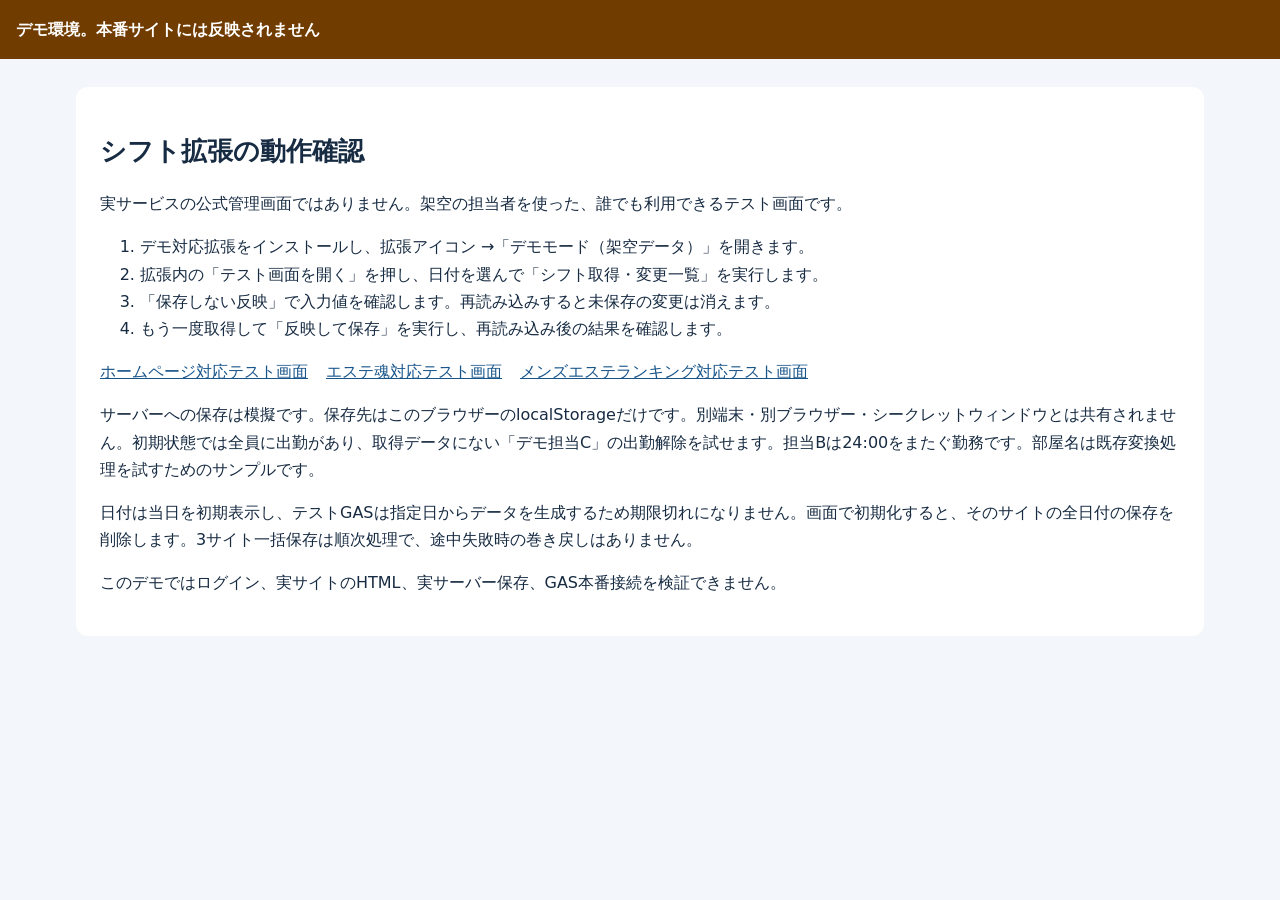
<file: index.html>
<!doctype html><html lang="ja"><meta charset="utf-8"><meta name="viewport" content="width=device-width,initial-scale=1"><meta http-equiv="Content-Security-Policy" content="default-src 'self'; connect-src 'none'; object-src 'none'; base-uri 'none'; form-action 'none'"><title>シフト拡張 動作確認デモ</title><link rel="stylesheet" href="demo.css"><body>
<header>デモ環境。本番サイトには反映されません</header><main><h1>シフト拡張の動作確認</h1><p>実サービスの公式管理画面ではありません。架空の担当者を使った、誰でも利用できるテスト画面です。</p>
<ol><li>デモ対応拡張をインストールし、拡張アイコン →「デモモード（架空データ）」を開きます。</li><li>拡張内の「テスト画面を開く」を押し、日付を選んで「シフト取得・変更一覧」を実行します。</li><li>「保存しない反映」で入力値を確認します。再読み込みすると未保存の変更は消えます。</li><li>もう一度取得して「反映して保存」を実行し、再読み込み後の結果を確認します。</li></ol>
<nav><a href="official.html">ホームページ対応テスト画面</a><a href="estama.html">エステ魂対応テスト画面</a><a href="ranking.html">メンズエステランキング対応テスト画面</a></nav>
<p>サーバーへの保存は模擬です。保存先はこのブラウザーのlocalStorageだけです。別端末・別ブラウザー・シークレットウィンドウとは共有されません。初期状態では全員に出勤があり、取得データにない「デモ担当C」の出勤解除を試せます。担当Bは24:00をまたぐ勤務です。部屋名は既存変換処理を試すためのサンプルです。</p><p>日付は当日を初期表示し、テストGASは指定日からデータを生成するため期限切れになりません。画面で初期化すると、そのサイトの全日付の保存を削除します。3サイト一括保存は順次処理で、途中失敗時の巻き戻しはありません。</p><p>このデモではログイン、実サイトのHTML、実サーバー保存、GAS本番接続を検証できません。</p></main></body></html>
</file>
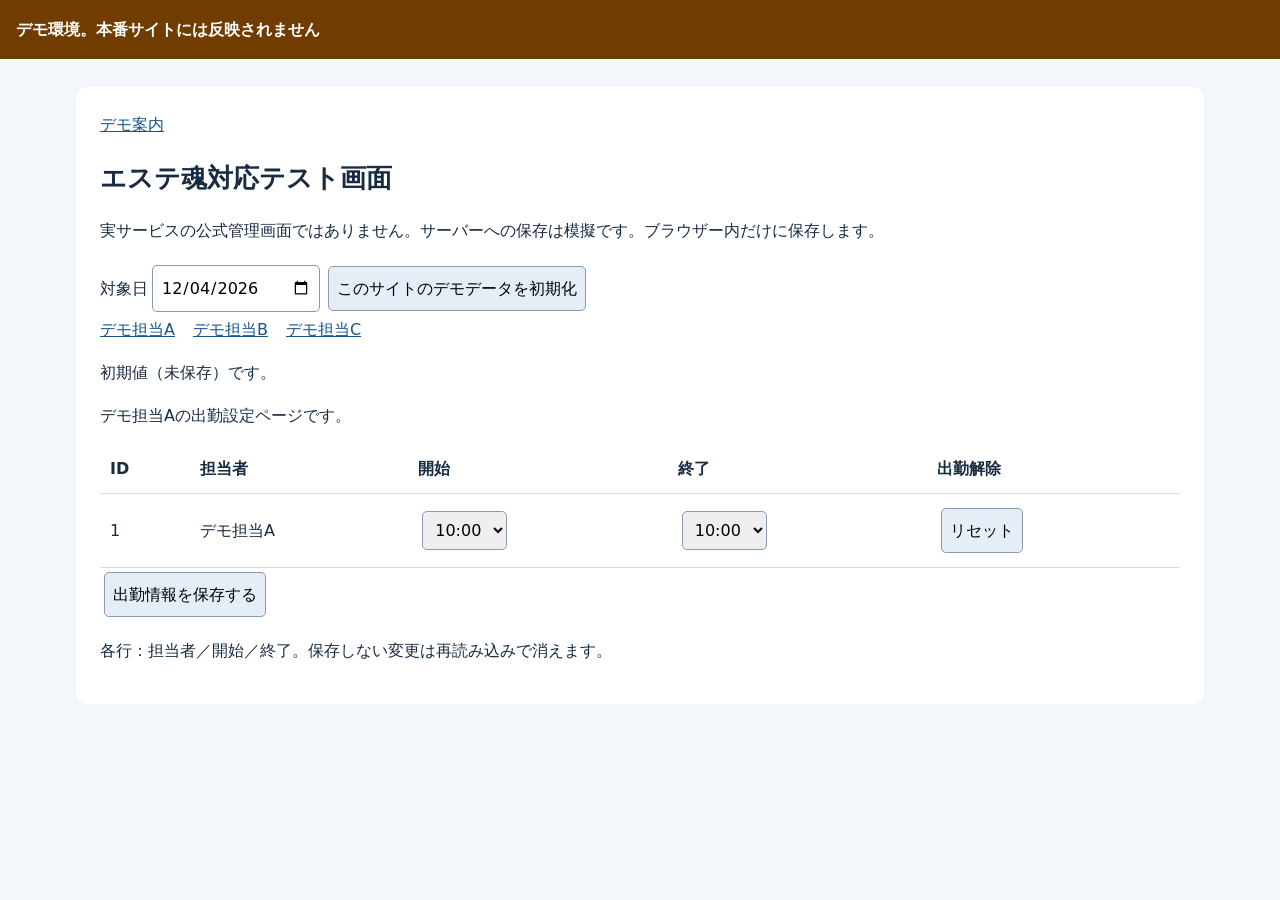
<file: estama.html>
<!doctype html><html lang="ja"><meta charset="utf-8"><meta name="viewport" content="width=device-width,initial-scale=1"><meta http-equiv="Content-Security-Policy" content="default-src 'self'; connect-src 'none'; object-src 'none'; base-uri 'none'; form-action 'none'"><title>エステ魂対応テスト画面</title><link rel="stylesheet" href="demo.css"><body data-site="estama"><header>デモ環境。本番サイトには反映されません</header><main><a href="index.html">デモ案内</a><h1>エステ魂対応テスト画面</h1><p>実サービスの公式管理画面ではありません。サーバーへの保存は模擬です。ブラウザー内だけに保存します。</p><label>対象日<input type="date" id="date"></label><button id="reset">このサイトのデモデータを初期化</button><nav id="staff"></nav><p id="saved" role="status"></p><form id="schedule" data-demo-schedule method="post"></form><p>各行：担当者／開始／終了。保存しない変更は再読み込みで消えます。</p></main><script src="demo.js"></script></body></html>
</file>
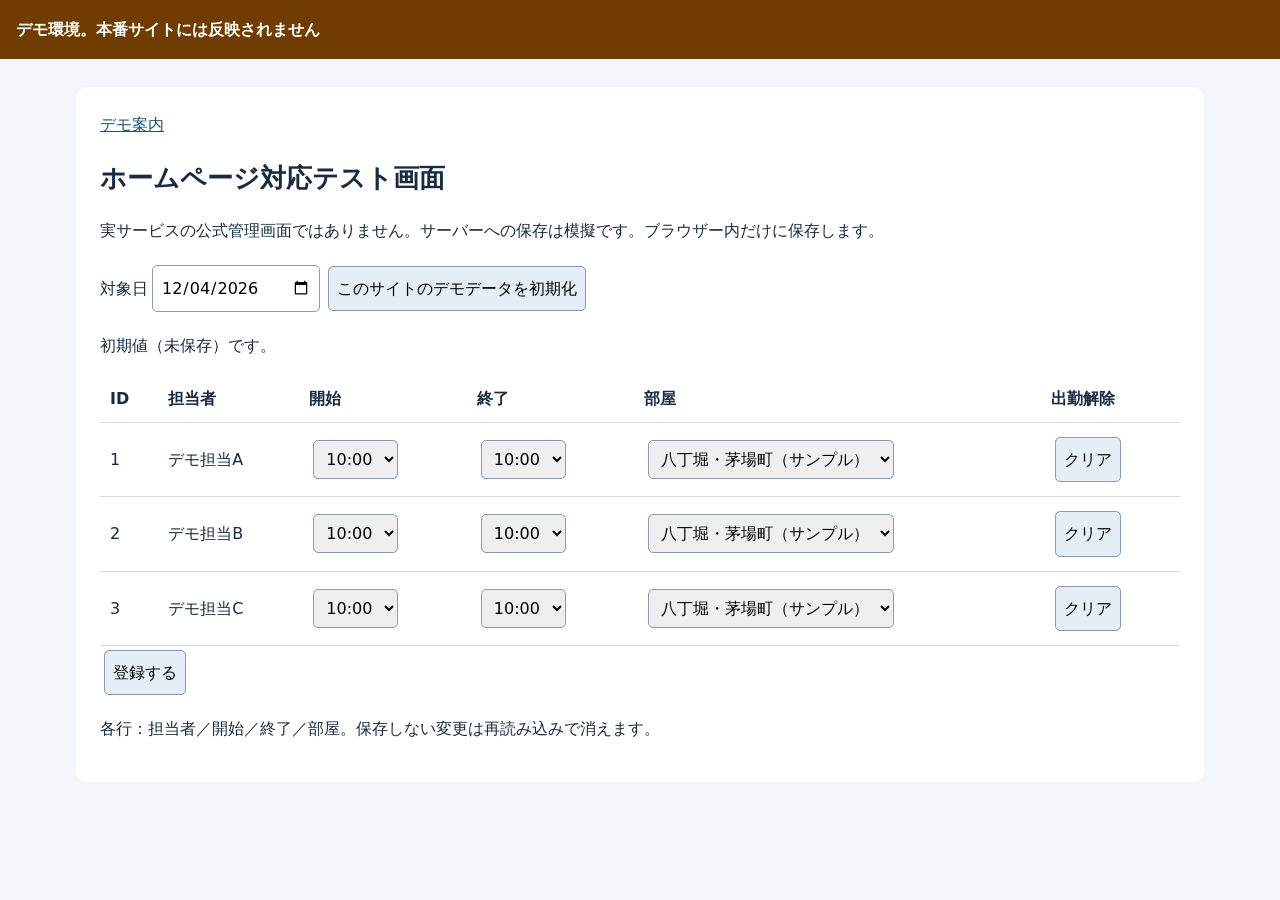
<file: official.html>
<!doctype html><html lang="ja"><meta charset="utf-8"><meta name="viewport" content="width=device-width,initial-scale=1"><meta http-equiv="Content-Security-Policy" content="default-src 'self'; connect-src 'none'; object-src 'none'; base-uri 'none'; form-action 'none'"><title>ホームページ対応テスト画面</title><link rel="stylesheet" href="demo.css"><body data-site="official"><header>デモ環境。本番サイトには反映されません</header><main><a href="index.html">デモ案内</a><h1>ホームページ対応テスト画面</h1><p>実サービスの公式管理画面ではありません。サーバーへの保存は模擬です。ブラウザー内だけに保存します。</p><label>対象日<input type="date" id="date"></label><button id="reset">このサイトのデモデータを初期化</button><nav id="staff"></nav><p id="saved" role="status"></p><form id="schedule" data-demo-schedule method="post"></form><p>各行：担当者／開始／終了／部屋。保存しない変更は再読み込みで消えます。</p></main><script src="demo.js"></script></body></html>
</file>
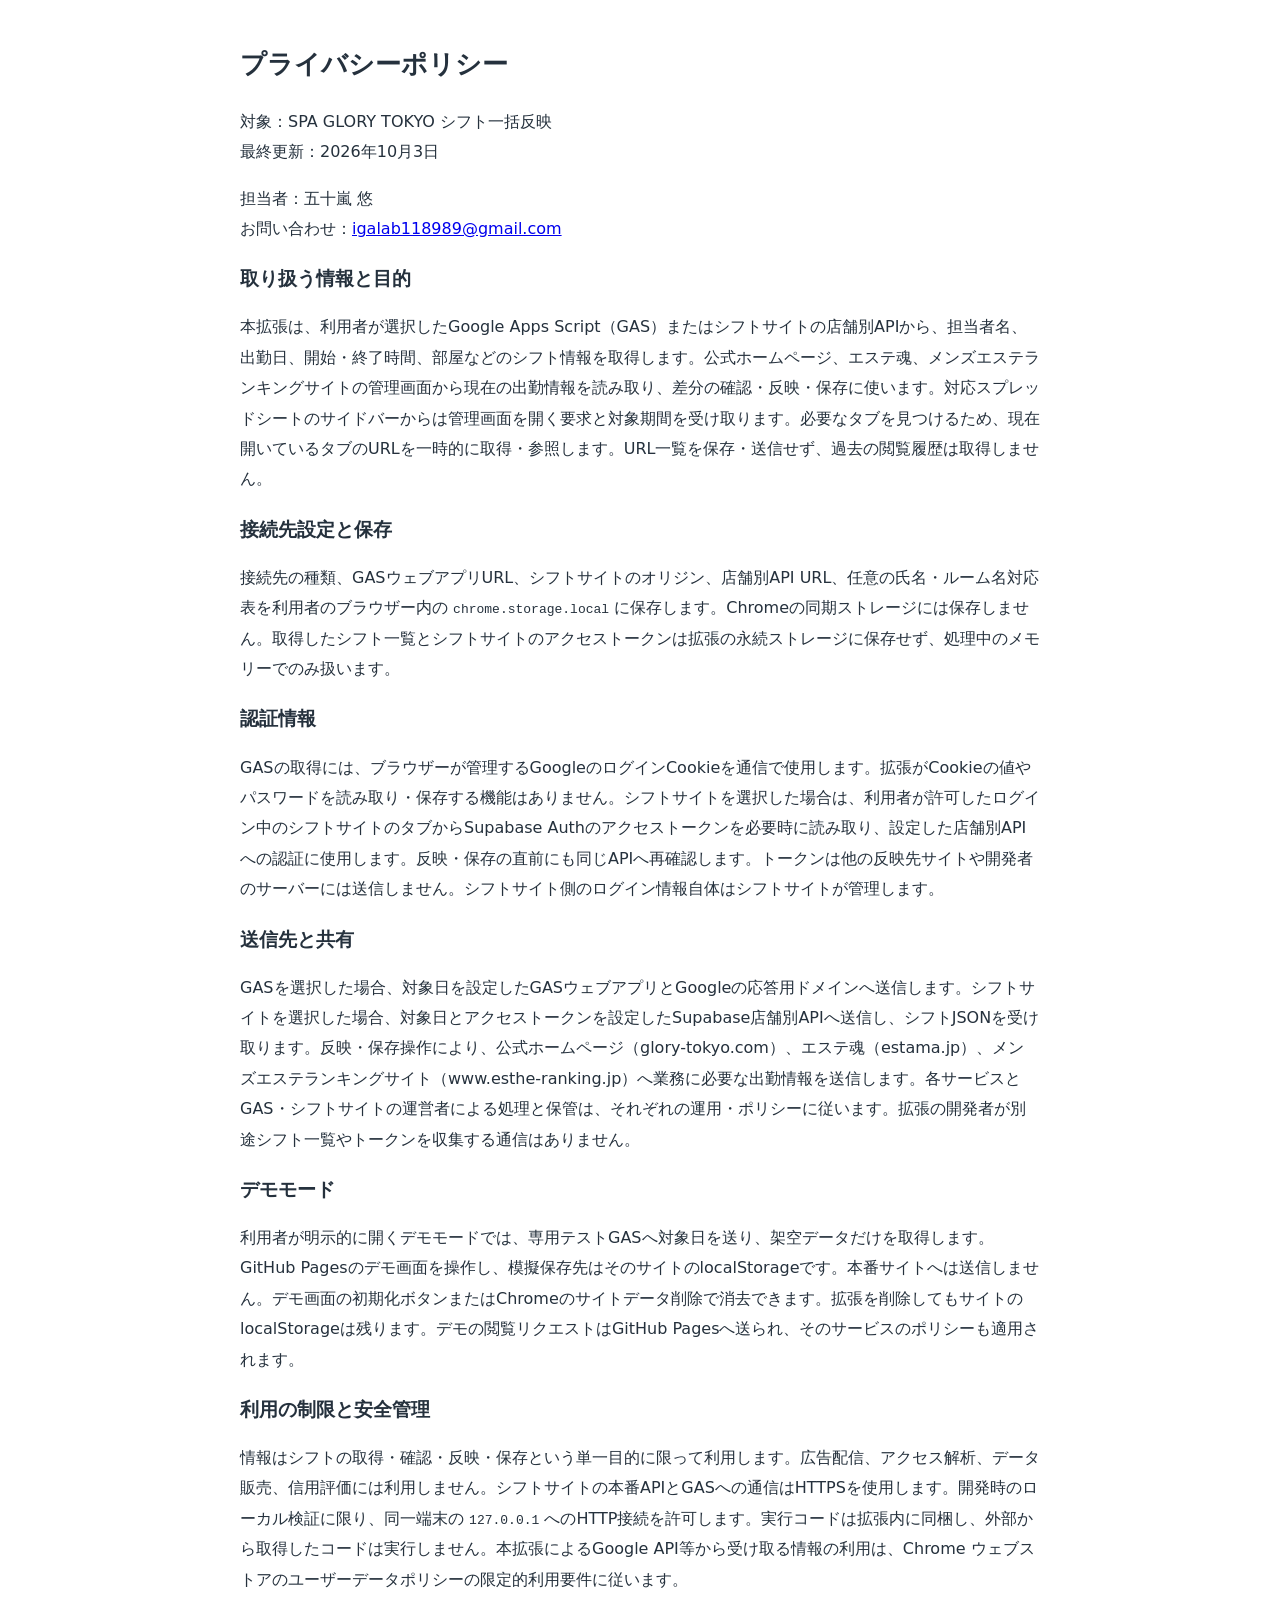
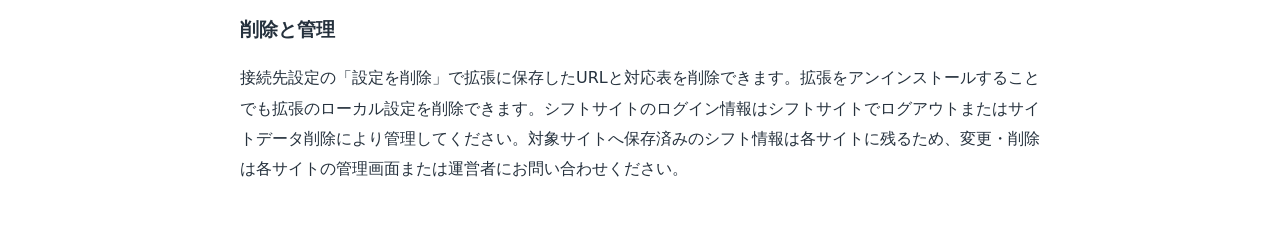
<file: privacy-policy.html>
<!doctype html>
<html lang="ja">
<head><meta charset="utf-8"><meta name="viewport" content="width=device-width,initial-scale=1"><title>プライバシーポリシー | SPA GLORY TOKYO シフト一括反映</title><style>body{font-family:system-ui,sans-serif;max-width:800px;margin:40px auto;padding:0 24px;line-height:1.9;color:#25313d}h1{font-size:26px}h2{font-size:19px}</style></head>
<body>
<h1>プライバシーポリシー</h1>
<p>対象：SPA GLORY TOKYO シフト一括反映<br>最終更新：2026年10月3日</p>
<p>担当者：五十嵐 悠<br>お問い合わせ：<a href="mailto:igalab118989@gmail.com">igalab118989@gmail.com</a></p>

<h2>取り扱う情報と目的</h2>
<p>本拡張は、利用者が選択したGoogle Apps Script（GAS）またはシフトサイトの店舗別APIから、担当者名、出勤日、開始・終了時間、部屋などのシフト情報を取得します。公式ホームページ、エステ魂、メンズエステランキングサイトの管理画面から現在の出勤情報を読み取り、差分の確認・反映・保存に使います。対応スプレッドシートのサイドバーからは管理画面を開く要求と対象期間を受け取ります。必要なタブを見つけるため、現在開いているタブのURLを一時的に取得・参照します。URL一覧を保存・送信せず、過去の閲覧履歴は取得しません。</p>

<h2>接続先設定と保存</h2>
<p>接続先の種類、GASウェブアプリURL、シフトサイトのオリジン、店舗別API URL、任意の氏名・ルーム名対応表を利用者のブラウザー内の <code>chrome.storage.local</code> に保存します。Chromeの同期ストレージには保存しません。取得したシフト一覧とシフトサイトのアクセストークンは拡張の永続ストレージに保存せず、処理中のメモリーでのみ扱います。</p>

<h2>認証情報</h2>
<p>GASの取得には、ブラウザーが管理するGoogleのログインCookieを通信で使用します。拡張がCookieの値やパスワードを読み取り・保存する機能はありません。シフトサイトを選択した場合は、利用者が許可したログイン中のシフトサイトのタブからSupabase Authのアクセストークンを必要時に読み取り、設定した店舗別APIへの認証に使用します。反映・保存の直前にも同じAPIへ再確認します。トークンは他の反映先サイトや開発者のサーバーには送信しません。シフトサイト側のログイン情報自体はシフトサイトが管理します。</p>

<h2>送信先と共有</h2>
<p>GASを選択した場合、対象日を設定したGASウェブアプリとGoogleの応答用ドメインへ送信します。シフトサイトを選択した場合、対象日とアクセストークンを設定したSupabase店舗別APIへ送信し、シフトJSONを受け取ります。反映・保存操作により、公式ホームページ（glory-tokyo.com）、エステ魂（estama.jp）、メンズエステランキングサイト（www.esthe-ranking.jp）へ業務に必要な出勤情報を送信します。各サービスとGAS・シフトサイトの運営者による処理と保管は、それぞれの運用・ポリシーに従います。拡張の開発者が別途シフト一覧やトークンを収集する通信はありません。</p>

<h2>デモモード</h2>
<p>利用者が明示的に開くデモモードでは、専用テストGASへ対象日を送り、架空データだけを取得します。GitHub Pagesのデモ画面を操作し、模擬保存先はそのサイトのlocalStorageです。本番サイトへは送信しません。デモ画面の初期化ボタンまたはChromeのサイトデータ削除で消去できます。拡張を削除してもサイトのlocalStorageは残ります。デモの閲覧リクエストはGitHub Pagesへ送られ、そのサービスのポリシーも適用されます。</p>

<h2>利用の制限と安全管理</h2>
<p>情報はシフトの取得・確認・反映・保存という単一目的に限って利用します。広告配信、アクセス解析、データ販売、信用評価には利用しません。シフトサイトの本番APIとGASへの通信はHTTPSを使用します。開発時のローカル検証に限り、同一端末の <code>127.0.0.1</code> へのHTTP接続を許可します。実行コードは拡張内に同梱し、外部から取得したコードは実行しません。本拡張によるGoogle API等から受け取る情報の利用は、Chrome ウェブストアのユーザーデータポリシーの限定的利用要件に従います。</p>

<h2>削除と管理</h2>
<p>接続先設定の「設定を削除」で拡張に保存したURLと対応表を削除できます。拡張をアンインストールすることでも拡張のローカル設定を削除できます。シフトサイトのログイン情報はシフトサイトでログアウトまたはサイトデータ削除により管理してください。対象サイトへ保存済みのシフト情報は各サイトに残るため、変更・削除は各サイトの管理画面または運営者にお問い合わせください。</p>
</body></html>
</file>
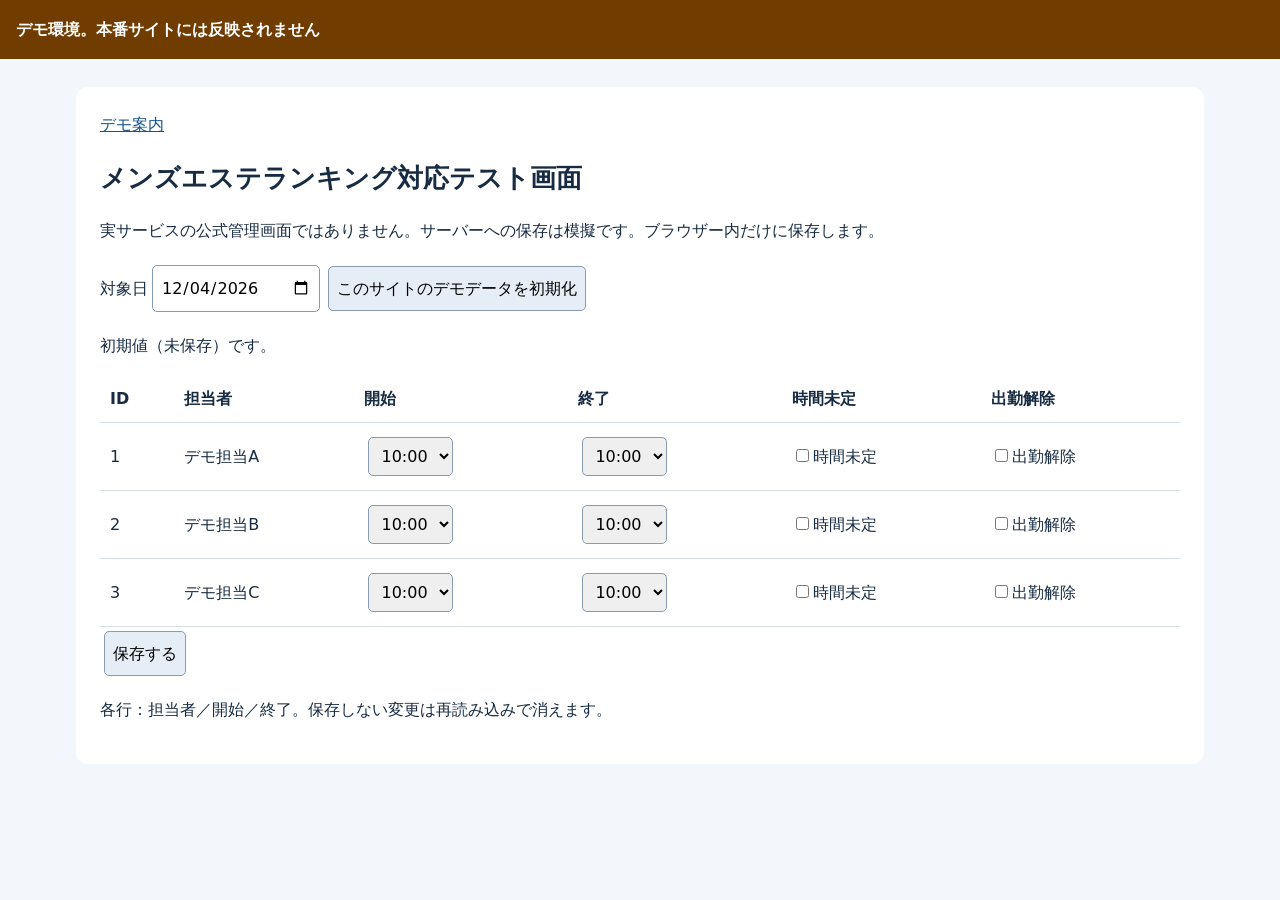
<file: ranking.html>
<!doctype html><html lang="ja"><meta charset="utf-8"><meta name="viewport" content="width=device-width,initial-scale=1"><meta http-equiv="Content-Security-Policy" content="default-src 'self'; connect-src 'none'; object-src 'none'; base-uri 'none'; form-action 'none'"><title>メンズエステランキング対応テスト画面</title><link rel="stylesheet" href="demo.css"><body data-site="ranking"><header>デモ環境。本番サイトには反映されません</header><main><a href="index.html">デモ案内</a><h1>メンズエステランキング対応テスト画面</h1><p>実サービスの公式管理画面ではありません。サーバーへの保存は模擬です。ブラウザー内だけに保存します。</p><label>対象日<input type="date" id="date"></label><button id="reset">このサイトのデモデータを初期化</button><nav id="staff"></nav><p id="saved" role="status"></p><form id="schedule" data-demo-schedule method="post"></form><p>各行：担当者／開始／終了。保存しない変更は再読み込みで消えます。</p></main><script src="demo.js"></script></body></html>
</file>
<file: demo.css>
body{margin:0;background:#f3f6fa;color:#172b42;font:16px/1.7 system-ui,sans-serif}header{padding:16px;background:#713c00;color:white;font-weight:bold;position:sticky;top:0;z-index:1}main{max-width:1080px;margin:28px auto;padding:24px;background:white;border-radius:12px}a{color:#17548a}nav{display:flex;gap:18px;flex-wrap:wrap}button,input,select{font:inherit;padding:8px;margin:4px;border:1px solid #899bae;border-radius:5px}button{cursor:pointer;background:#e5edf6}button:disabled{opacity:.5;cursor:wait}table{border-collapse:collapse;width:100%}td,th{text-align:left;border-bottom:1px solid #d5dee7;padding:10px}pre{white-space:pre-wrap;overflow-wrap:anywhere;background:#edf3f8;padding:16px}#status{white-space:pre-wrap}label{display:inline-block}section{margin:20px 0;padding:16px;border:1px solid #ccd7e3}h1{font-size:26px}@media(max-width:700px){main{margin:10px;padding:12px}table{display:block;overflow:auto}}
</file>
